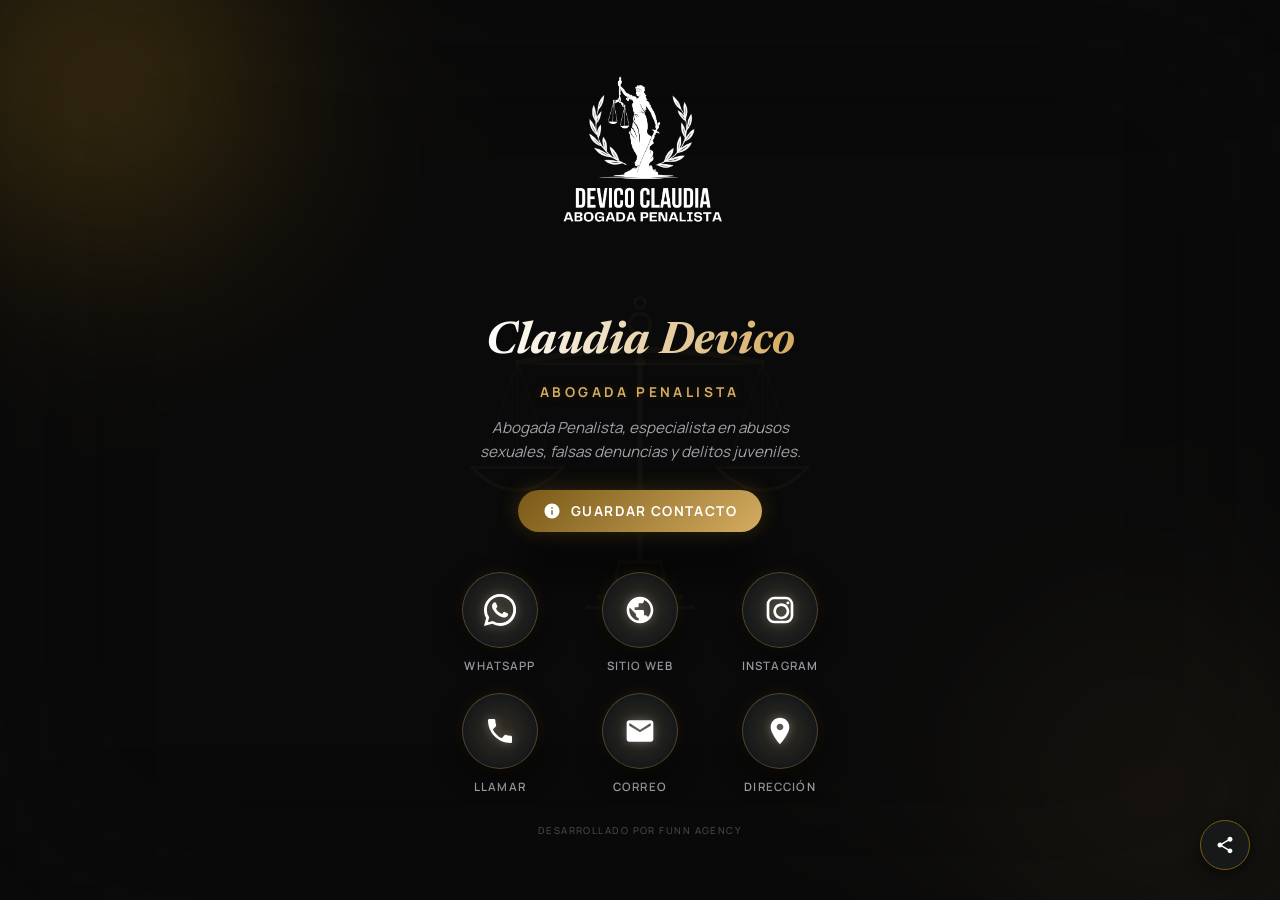
<file: tarjeta-digital/index.html>
<!DOCTYPE html>
<html lang="es">

<head>
    <meta charset="UTF-8">
    <meta name="viewport" content="width=device-width, initial-scale=1.0">
    <title>Dra. Claudia Devico - Tarjeta Digital</title>
    <link
        href="https://fonts.googleapis.com/css2?family=Newsreader:ital,wght@0,400;0,600;0,700;1,600&family=Manrope:wght@300;400;500;700&display=swap"
        rel="stylesheet">
    <style>
        :root {
            --primary: #785916;
            --primary-light: #d4ac61;
            --bg-dark: #0a0a0a;
            --bg-card: rgba(25, 28, 29, 0.85);
            --text-white: #ffffff;
            --text-gray: #a1a1aa;
        }

        * {
            margin: 0;
            padding: 0;
            box-sizing: border-box;
            -webkit-tap-highlight-color: transparent;
        }

        body {
            font-family: 'Manrope', sans-serif;
            background: var(--bg-dark);
            color: var(--text-white);
            min-height: 100vh;
            display: flex;
            flex-direction: column;
            justify-content: flex-start;
            align-items: center;
            overflow-x: hidden;
            overflow-y: auto;
            padding: 40px 20px;
            position: relative;
        }

        /* Watermark */
        .watermark {
            position: fixed;
            top: 50%;
            left: 50%;
            transform: translate(-50%, -50%);
            width: 85%;
            max-width: 420px;
            opacity: 0.04;
            pointer-events: none;
            z-index: -1;
            color: var(--primary-light);
        }

        /* Enhanced Bokeh Background */
        .background-blobs {
            position: fixed;
            top: 0;
            left: 0;
            width: 100%;
            height: 100%;
            z-index: -2;
            filter: blur(100px);
            opacity: 0.6;
            background: var(--bg-dark);
        }

        .blob {
            position: absolute;
            background: var(--primary);
            border-radius: 50%;
            transition: transform 0.2s ease-out;
            animation: move linear infinite;
        }

        .blob-1 {
            width: 400px;
            height: 400px;
            top: -100px;
            left: -100px;
            background: radial-gradient(circle, #785916, transparent);
            animation-duration: 20s;
        }

        .blob-2 {
            width: 500px;
            height: 500px;
            bottom: -150px;
            right: -150px;
            background: radial-gradient(circle, #d4ac6122, transparent);
            animation-duration: 25s;
        }

        @keyframes move {
            0% {
                transform: translate(0, 0) scale(1);
            }

            33% {
                transform: translate(100px, 50px) scale(1.1);
            }

            66% {
                transform: translate(-50px, 100px) scale(0.9);
            }

            100% {
                transform: translate(0, 0) scale(1);
            }
        }

        .card-container {
            width: 100%;
            max-width: 400px;
            text-align: center;
            animation: fadeIn 1.2s ease-out;
            position: relative;
            z-index: 10;
        }

        @keyframes fadeIn {
            from {
                opacity: 0;
                transform: translateY(30px);
            }

            to {
                opacity: 1;
                transform: translateY(0);
            }
        }

        .logo-section {
            margin-bottom: 35px;
        }

        .logo-section img {
            width: 240px;
            height: auto;
            /* Convertir colores oscuros (azul) a blanco para visibilidad */
            filter: brightness(0) invert(1) brightness(1.8) contrast(1.2);
            mix-blend-mode: screen;
            opacity: 1;
        }

        .info-section {
            margin-bottom: 40px;
        }

        /* Signature Reveal Animation */
        .info-section h1 {
            font-family: 'Newsreader', serif;
            font-size: 2.8rem;
            font-style: italic;
            margin-bottom: 8px;
            background: linear-gradient(90deg, #ffffff, #d4ac61, #ffffff);
            background-size: 200% auto;
            -webkit-background-clip: text;
            background-clip: text;
            -webkit-text-fill-color: transparent;
            position: relative;
            display: inline-block;
            mask-image: linear-gradient(90deg, black var(--reveal), transparent var(--reveal));
            -webkit-mask-image: linear-gradient(90deg, black var(--reveal), transparent var(--reveal));
            --reveal: 0%;
            animation: revealSignature 2s ease-out forwards;
        }

        @keyframes revealSignature {
            to {
                --reveal: 100%;
            }
        }

        @property --reveal {
            syntax: '<percentage>';
            initial-value: 0%;
            inherits: false;
        }

        .info-section h1::after {
            content: '';
            position: absolute;
            bottom: -5px;
            left: 15%;
            right: 15%;
            height: 1px;
            background: linear-gradient(to right, transparent, var(--primary-light), transparent);
            box-shadow: 0 0 10px var(--primary-light);
            animation: lineExpand 1.5s ease-out 1s forwards;
            transform: scaleX(0);
        }

        @keyframes lineExpand {
            to {
                transform: scaleX(1);
            }
        }

        .info-section p {
            font-size: 0.85rem;
            text-transform: uppercase;
            letter-spacing: 0.25em;
            color: var(--primary-light);
            font-weight: 700;
            margin-bottom: 15px;
            margin-top: 10px;
            text-shadow: 0 0 10px rgba(120, 89, 22, 0.3);
        }

        .description {
            font-size: 0.95rem;
            line-height: 1.6;
            color: var(--text-gray);
            max-width: 340px;
            margin: 0 auto;
            font-weight: 400;
            font-style: italic;
            margin-bottom: 25px;
        }

        /* vCard Button */
        .vcard-btn {
            background: linear-gradient(135deg, var(--primary), var(--primary-light));
            color: white;
            border: none;
            padding: 12px 25px;
            border-radius: 30px;
            font-family: 'Manrope', sans-serif;
            font-weight: 700;
            font-size: 0.85rem;
            letter-spacing: 0.1em;
            text-transform: uppercase;
            cursor: pointer;
            box-shadow: 0 50px 30px rgba(0, 0, 0, 0.4), 0 0 20px rgba(120, 89, 22, 0.4);
            display: inline-flex;
            align-items: center;
            gap: 10px;
            transition: all 0.3s ease;
        }

        .vcard-btn:hover {
            transform: translateY(-3px);
            box-shadow: 0 5px 25px rgba(120, 89, 22, 0.6);
        }

        .vcard-btn svg {
            width: 18px;
            height: 18px;
            fill: white;
        }

        .links-grid {
            display: grid;
            grid-template-columns: repeat(3, 1fr);
            gap: 20px;
            margin-bottom: 30px;
            width: 100%;
            margin-top: 40px;
        }

        .link-item {
            text-decoration: none;
            color: var(--text-white);
            display: flex;
            flex-direction: column;
            align-items: center;
            gap: 10px;
            transition: transform 0.3s cubic-bezier(0.175, 0.885, 0.32, 1.275);
        }

        .link-item:active {
            transform: scale(0.9);
        }

        .icon-wrapper {
            width: 76px;
            height: 76px;
            background: var(--bg-card);
            border: 1px solid rgba(212, 172, 97, 0.3);
            border-radius: 50%;
            display: center;
            justify-content: center;
            align-items: center;
            backdrop-filter: blur(15px);
            box-shadow: 0 10px 25px rgba(0, 0, 0, 0.6),
                0 0 15px rgba(120, 89, 22, 0.2);
            position: relative;
            overflow: hidden;
            display: flex;
        }

        .icon-wrapper::before {
            content: '';
            position: absolute;
            top: 0;
            left: 0;
            right: 0;
            bottom: 0;
            border-radius: 50%;
            background: radial-gradient(circle, var(--primary-light) 0%, transparent 70%);
            opacity: 0.15;
            animation: pulse 2.5s infinite;
        }

        @keyframes pulse {
            0% {
                transform: scale(0.8);
                opacity: 0.1;
            }

            50% {
                transform: scale(1.15);
                opacity: 0.3;
            }

            100% {
                transform: scale(0.8);
                opacity: 0.1;
            }
        }

        .icon-wrapper svg {
            width: 32px;
            height: 32px;
            fill: var(--text-white);
            filter: drop-shadow(0 0 5px rgba(255, 255, 255, 0.3));
            z-index: 2;
        }

        .link-label {
            font-size: 0.72rem;
            font-weight: 600;
            color: var(--text-gray);
            letter-spacing: 0.1em;
            text-transform: uppercase;
        }

        .footer {
            margin-top: 30px;
            padding-bottom: 20px;
            font-size: 0.6rem;
            color: var(--text-gray);
            opacity: 0.4;
            letter-spacing: 0.15em;
            text-transform: uppercase;
            font-weight: 500;
        }

        /* Floating Share Button */
        .share-btn {
            position: fixed;
            bottom: 30px;
            right: 30px;
            width: 50px;
            height: 50px;
            background: var(--bg-card);
            border: 1px solid var(--primary);
            border-radius: 50%;
            display: flex;
            justify-content: center;
            align-items: center;
            cursor: pointer;
            backdrop-filter: blur(10px);
            box-shadow: 0 5px 15px rgba(0, 0, 0, 0.5);
            z-index: 100;
            transition: all 0.3s ease;
        }

        .share-btn:hover {
            transform: rotate(-15deg) scale(1.1);
            background: var(--primary);
        }

        .share-btn svg {
            width: 20px;
            height: 20px;
            fill: var(--text-white);
        }

        @media print {
            body {
                background: #000 !important;
            }

            .background-blobs,
            .share-btn,
            .vcard-btn {
                display: none;
            }

            .card-container {
                transform: none !important;
            }

            .footer {
                opacity: 1;
                color: #444;
            }
        }
    </style>
</head>

<body>
    <div class="background-blobs">
        <div class="blob blob-1" id="blob1"></div>
        <div class="blob blob-2" id="blob2"></div>
    </div>

    <svg class="watermark" viewBox="0 0 120 120" xmlns="http://www.w3.org/2000/svg">
        <!-- Stand Base -->
        <path d="M 45 105 L 75 105" stroke="currentColor" stroke-width="1" stroke-linecap="round" fill="none" />
        <path d="M 48 102 L 72 102" stroke="currentColor" stroke-width="1" stroke-linecap="round" fill="none" />
        <path d="M 52 102 L 54 92 L 66 92 L 68 102 Z" fill="none" stroke="currentColor" stroke-width="1" />
        <!-- Main Column -->
        <line x1="60" y1="92" x2="60" y2="28" stroke="currentColor" stroke-width="1.5" />
        <circle cx="60" cy="24" r="3" fill="none" stroke="currentColor" stroke-width="1" />
        <circle cx="60" cy="18" r="1.5" fill="none" stroke="currentColor" stroke-width="1" />
        <!-- Crossbeam (curved, classical) -->
        <path d="M 25 35 Q 60 28 95 35" stroke="currentColor" stroke-width="1.5" fill="none" stroke-linecap="round" />
        <!-- Left scale pans and chains -->
        <!-- Chains -->
        <line x1="25" y1="35" x2="15" y2="65" stroke="currentColor" stroke-width="0.5" opacity="0.7" />
        <line x1="25" y1="35" x2="35" y2="65" stroke="currentColor" stroke-width="0.5" opacity="0.7" />
        <line x1="25" y1="35" x2="25" y2="65" stroke="currentColor" stroke-width="0.5" opacity="0.7" />
        <!-- Left Pan -->
        <path d="M 12 65 Q 25 78 38 65" stroke="currentColor" stroke-width="1" fill="none" stroke-linecap="round" />
        <line x1="12" y1="65" x2="38" y2="65" stroke="currentColor" stroke-width="0.75" />
        <!-- Right scale pans and chains -->
        <!-- Chains -->
        <line x1="95" y1="35" x2="85" y2="65" stroke="currentColor" stroke-width="0.5" opacity="0.7" />
        <line x1="95" y1="35" x2="105" y2="65" stroke="currentColor" stroke-width="0.5" opacity="0.7" />
        <line x1="95" y1="35" x2="95" y2="65" stroke="currentColor" stroke-width="0.5" opacity="0.7" />
        <!-- Right Pan -->
        <path d="M 82 65 Q 95 78 108 65" stroke="currentColor" stroke-width="1" fill="none" stroke-linecap="round" />
        <line x1="82" y1="65" x2="108" y2="65" stroke="currentColor" stroke-width="0.75" />
        <!-- Decorative details on crossbeam joint -->
        <path d="M 55 31 L 65 31" stroke="currentColor" stroke-width="1" />
        <circle cx="60" cy="35" r="1.5" fill="currentColor" />
    </svg>

    <div class="card-container">
        <div class="logo-section">
            <img src="../devico andrea trasnp.png" alt="Logo Claudia Devico">
        </div>

        <div class="info-section">
            <h1 id="userName">Claudia Devico</h1>
            <p>Abogada Penalista</p>
            <div class="description">
                Abogada Penalista, especialista en abusos sexuales, falsas denuncias y delitos juveniles.
            </div>
            <button class="vcard-btn" onclick="downloadVCard()">
                <svg viewBox="0 0 24 24">
                    <path
                        d="M12 2C6.48 2 2 6.48 2 12s4.48 10 10 10 10-4.48 10-10S17.52 2 12 2zm1 15h-2v-6h2v6zm0-8h-2V7h2v2z" />
                </svg>
                Guardar Contacto
            </button>
        </div>

        <div class="links-grid">
            <a href="https://wa.me/5493571578237" class="link-item">
                <div class="icon-wrapper"><svg viewBox="0 0 24 24">
                        <path
                            d="M17.472 14.382c-.297-.149-1.758-.867-2.03-.967-.273-.099-.471-.148-.67.15-.197.297-.767.966-.94 1.164-.173.199-.347.223-.644.075-.297-.15-1.255-.463-2.39-1.475-.883-.788-1.48-1.761-1.653-2.059-.173-.297-.018-.458.13-.606.134-.133.298-.347.446-.52.149-.174.198-.298.298-.497.099-.198.05-.371-.025-.52-.075-.149-.669-1.612-.916-2.207-.242-.579-.487-.5-.669-.51-.173-.008-.371-.01-.57-.01-.198 0-.52.074-.792.372-.272.297-1.04 1.016-1.04 2.479 0 1.462 1.065 2.875 1.213 3.074.149.198 2.096 3.2 5.077 4.487.709.306 1.262.489 1.694.625.712.227 1.36.195 1.871.118.571-.085 1.758-.719 2.006-1.413.248-.694.248-1.289.173-1.413-.074-.124-.272-.198-.57-.347m-5.421 7.403h-.004a9.87 9.87 0 01-5.031-1.378l-.361-.214-3.741.982.998-3.648-.235-.374a9.86 9.86 0 01-1.51-5.26c.001-5.45 4.436-9.884 9.888-9.884 2.64 0 5.122 1.03 6.988 2.898a9.825 9.825 0 012.893 6.994c-.003 5.45-4.437 9.884-9.885 9.884m8.413-18.297A11.815 11.815 0 0012.05 0C5.414 0 0 5.414 0 12.05c0 2.123.553 4.197 1.603 6.013L0 24l6.135-1.61a11.811 11.811 0 005.912 1.57h.005c6.632 0 12.046-5.414 12.046-12.05 0-3.212-1.25-6.232-3.52-8.502" />
                    </svg></div>
                <span class="link-label">WhatsApp</span>
            </a>
            <a href="https://abogadadevico.com/" class="link-item">
                <div class="icon-wrapper"><svg viewBox="0 0 24 24">
                        <path
                            d="M12 2C6.47 2 2 6.47 2 12s4.47 10 10 10 10-4.47 10-10S17.53 2 12 2zm-1 17.93c-3.95-.49-7-3.85-7-7.93 0-.62.08-1.21.21-1.79L9 15v1c0 1.1.9 2 2 2v1.93zm6.9-2.54c-.26-.81-1-1.39-1.9-1.39h-1v-3c0-.55-.45-1-1-1H8v-2h2c.55 0 1-.45 1-1V7h2c1.1 0 2-.9 2-2v-.41c2.93 1.19 5 4.06 5 7.41 0 2.08-.8 3.97-2.1 5.39z" />
                    </svg></div>
                <span class="link-label">Sitio Web</span>
            </a>
            <a href="https://www.instagram.com/abogadaclaudiadevico/" class="link-item">
                <div class="icon-wrapper"><svg viewBox="0 0 24 24">
                        <path
                            d="M7.8 2h8.4C19.4 2 22 4.6 22 7.8v8.4a5.8 5.8 0 0 1-5.8 5.8H7.8C4.6 22 2 19.4 2 16.2V7.8A5.8 5.8 0 0 1 7.8 2m-.2 2A3.6 3.6 0 0 0 4 7.6v8.8A3.6 3.6 0 0 0 7.6 20h8.8a3.6 3.6 0 0 0 3.6-3.6V7.6A3.6 3.6 0 0 0 16.4 4H7.6m5.4 3c3.3 0 6 2.7 6 6s-2.7 6-6 6-6-2.7-6-6 2.7-6 6-6m0 2a4 4 0 0 0-4 4 4 4 0 0 0 4 4 4 4 0 0 0 4-4 4 4 0 0 0-4-4m4.9-3.3c.6 0 1.1.5 1.1 1.1 0 .6-.5 1.1-1.1 1.1-.6 0-1.1-.5-1.1-1.1 0-.6.5-1.1 1.1-1.1z" />
                    </svg></div>
                <span class="link-label">Instagram</span>
            </a>
            <a href="tel:+5493571578237" class="link-item">
                <div class="icon-wrapper"><svg viewBox="0 0 24 24">
                        <path
                            d="M6.62 10.79c1.44 2.82 3.76 5.14 6.59 6.59l2.2-2.2c.27-.27.67-.36 1.02-.24 1.12.37 2.33.57 3.57.57.55 0 1 .45 1 1V20c0 .55-.45 1-1 1-9.39 0-17-7.61-17-17 0-.55.45-1 1-1h3.5c.55 0 1 .45 1 1 0 1.25.2 2.45.57 3.57.11.35.03.74-.25 1.02l-2.2 2.2z" />
                    </svg></div>
                <span class="link-label">Llamar</span>
            </a>
            <a href="mailto:contacto@abogadadevico.com" class="link-item">
                <div class="icon-wrapper"><svg viewBox="0 0 24 24">
                        <path
                            d="M20 4H4c-1.1 0-2 .9-2 2v12c0 1.1.9 2 2 2h16c1.1 0 2-.9 2-2V6c0-1.1-.9-2-2-2zm0 4l-8 5-8-5V6l8 5 8-5v2z" />
                    </svg></div>
                <span class="link-label">Correo</span>
            </a>
            <a href="https://maps.google.com/?q=Rio+Tercero,+Cordoba,+Argentina" class="link-item">
                <div class="icon-wrapper"><svg viewBox="0 0 24 24">
                        <path
                            d="M12 2C8.13 2 5 5.13 5 9c0 5.25 7 13 7 13s7-7.75 7-13c0-3.87-3.13-7-7-7zm0 9.5c-1.38 0-2.5-1.12-2.5-2.5s1.12-2.5 2.5-2.5 2.5 1.12 2.5 2.5-1.12 2.5-2.5 2.5z" />
                    </svg></div>
                <span class="link-label">Dirección</span>
            </a>
        </div>

        <div class="footer">Desarrollado por FUNN Agency</div>
    </div>

    <div class="share-btn" onclick="shareCard()">
        <svg viewBox="0 0 24 24">
            <path
                d="M18 16.08c-.76 0-1.44.3-1.96.77L8.91 12.7c.05-.23.09-.46.09-.7s-.04-.47-.09-.7l7.05-4.11c.54.5 1.25.81 2.04.81 1.66 0 3-1.34 3-3s-1.34-3-3-3-3 1.34-3 3c0 .24.04.47.09.7L8.04 9.81C7.5 9.31 6.79 9 6 9c-1.66 0-3 1.34-3 3s1.34 3 3 3c.79 0 1.5-.31 2.04-.81l7.12 4.16c-.05.21-.08.43-.08.65 0 1.61 1.31 2.92 2.92 2.92s2.92-1.31 2.92-2.92c0-1.61-1.31-2.92-2.92-2.92z" />
        </svg>
    </div>

    <script>
        // vCard Download
        function downloadVCard() {
            const vcard = `BEGIN:VCARD
VERSION:3.0
FN:Dra. Claudia Devico
ORG:Estudio Jurídico Devico
TITLE:Abogada Penalista
TEL;TYPE=CELL,VOICE:+5493571578237
EMAIL;TYPE=PREF,INTERNET:contacto@abogadadevico.com
URL:https://abogadadevico.com/
ADR;TYPE=WORK,POSTAL,PARCEL:;;Río Tercero;Cordoba;;5850;Argentina
END:VCARD`;
            const blob = new Blob([vcard], { type: 'text/vcard' });
            const url = window.URL.createObjectURL(blob);
            const a = document.createElement('a');
            a.href = url;
            a.download = 'Claudia_Devico.vcf';
            document.body.appendChild(a);
            a.click();
            window.URL.revokeObjectURL(url);
            document.body.removeChild(a);
        }

        // Parallax Effect
        window.addEventListener('deviceorientation', (event) => {
            const x = event.beta;  // In degree in range [-180,180]
            const y = event.gamma; // In degree in range [-90,90]

            const b1 = document.getElementById('blob1');
            const b2 = document.getElementById('blob2');

            const moveX = y / 2;
            const moveY = (x - 45) / 2; // Subtracting 45 assuming a normal holding angle

            b1.style.transform = `translate(${moveX}px, ${moveY}px)`;
            b2.style.transform = `translate(${-moveX}px, ${-moveY}px)`;
        });

        // Share API
        async function shareCard() {
            const shareData = {
                title: 'Dra. Claudia Devico - Tarjeta Digital',
                text: 'Contacto profesional - Abogada Penalista',
                url: window.location.href
            };

            try {
                if (navigator.share) {
                    await navigator.share(shareData);
                } else {
                    // Fallback to copy URL
                    await navigator.clipboard.writeText(window.location.href);
                    alert('Enlace copiado al portapapeles');
                }
            } catch (err) {
                console.log('Error sharing:', err);
            }
        }
    </script>
</body>

</html>
</file>
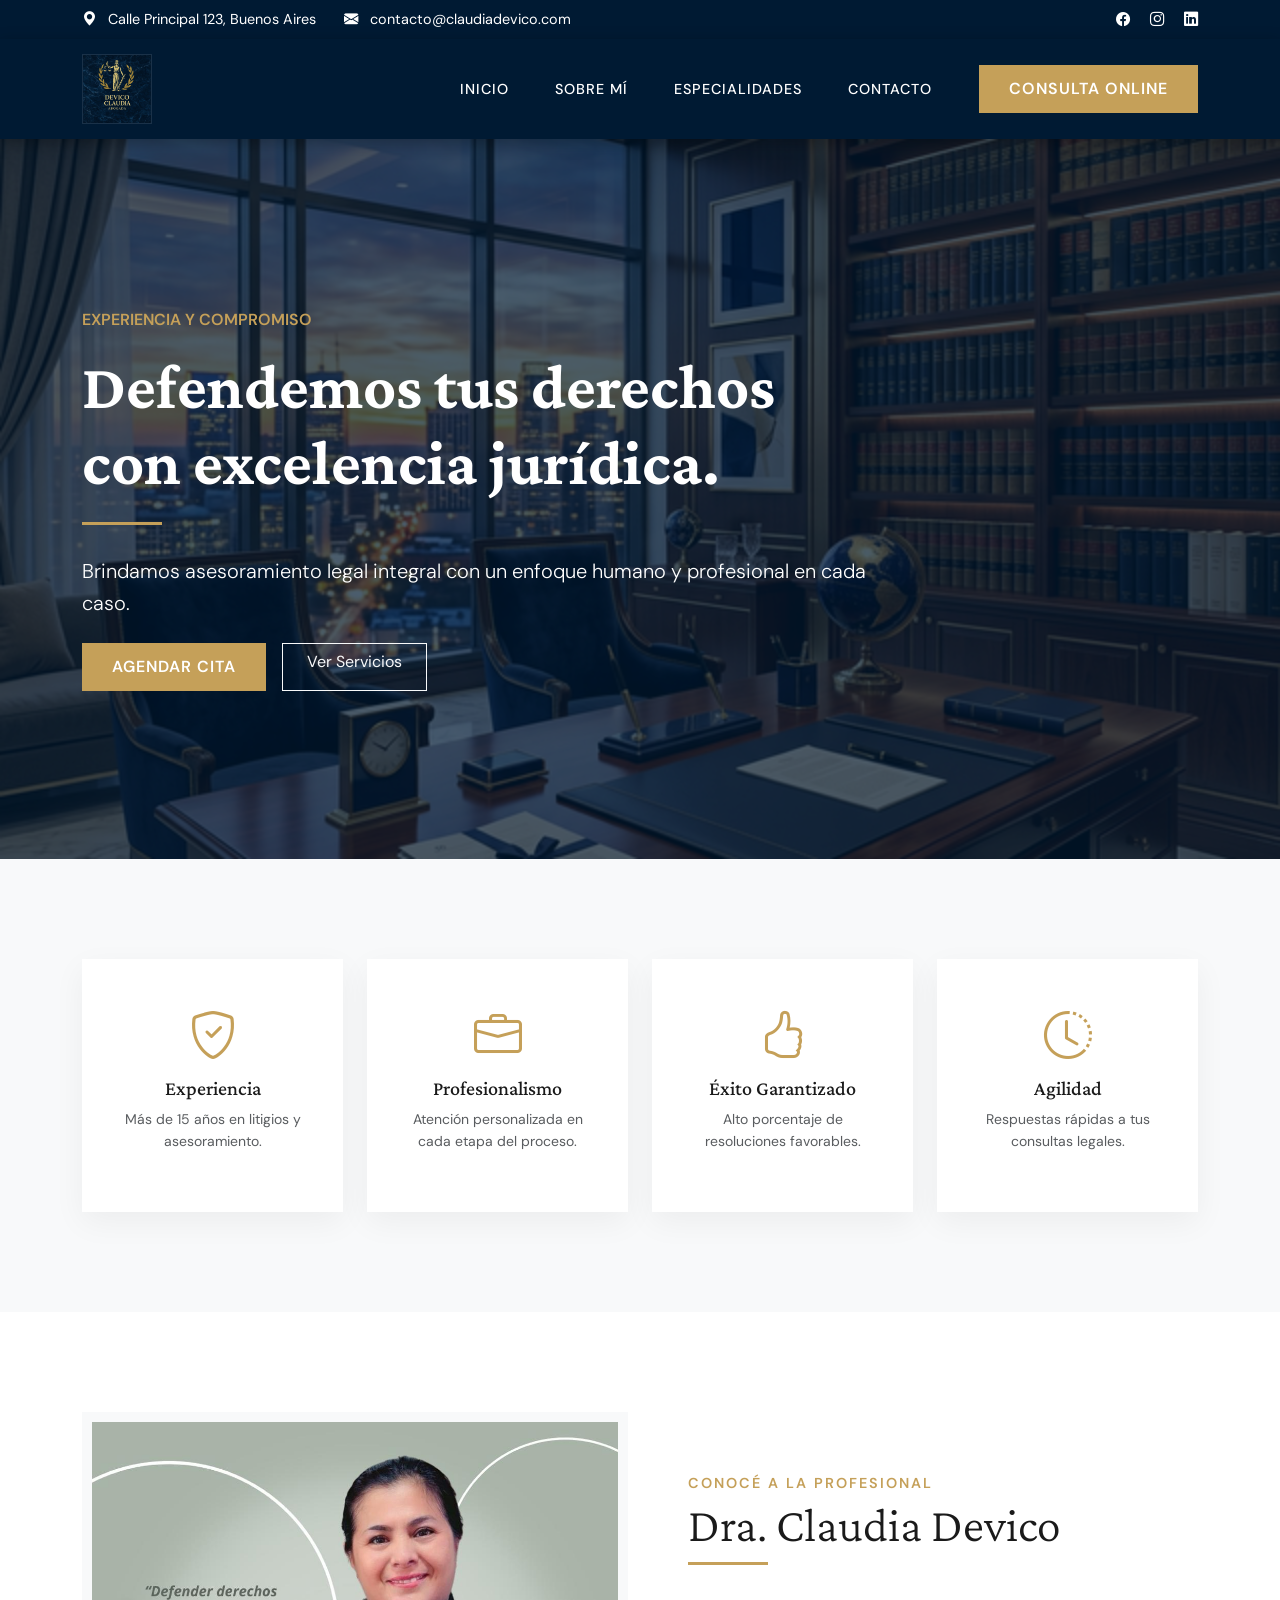
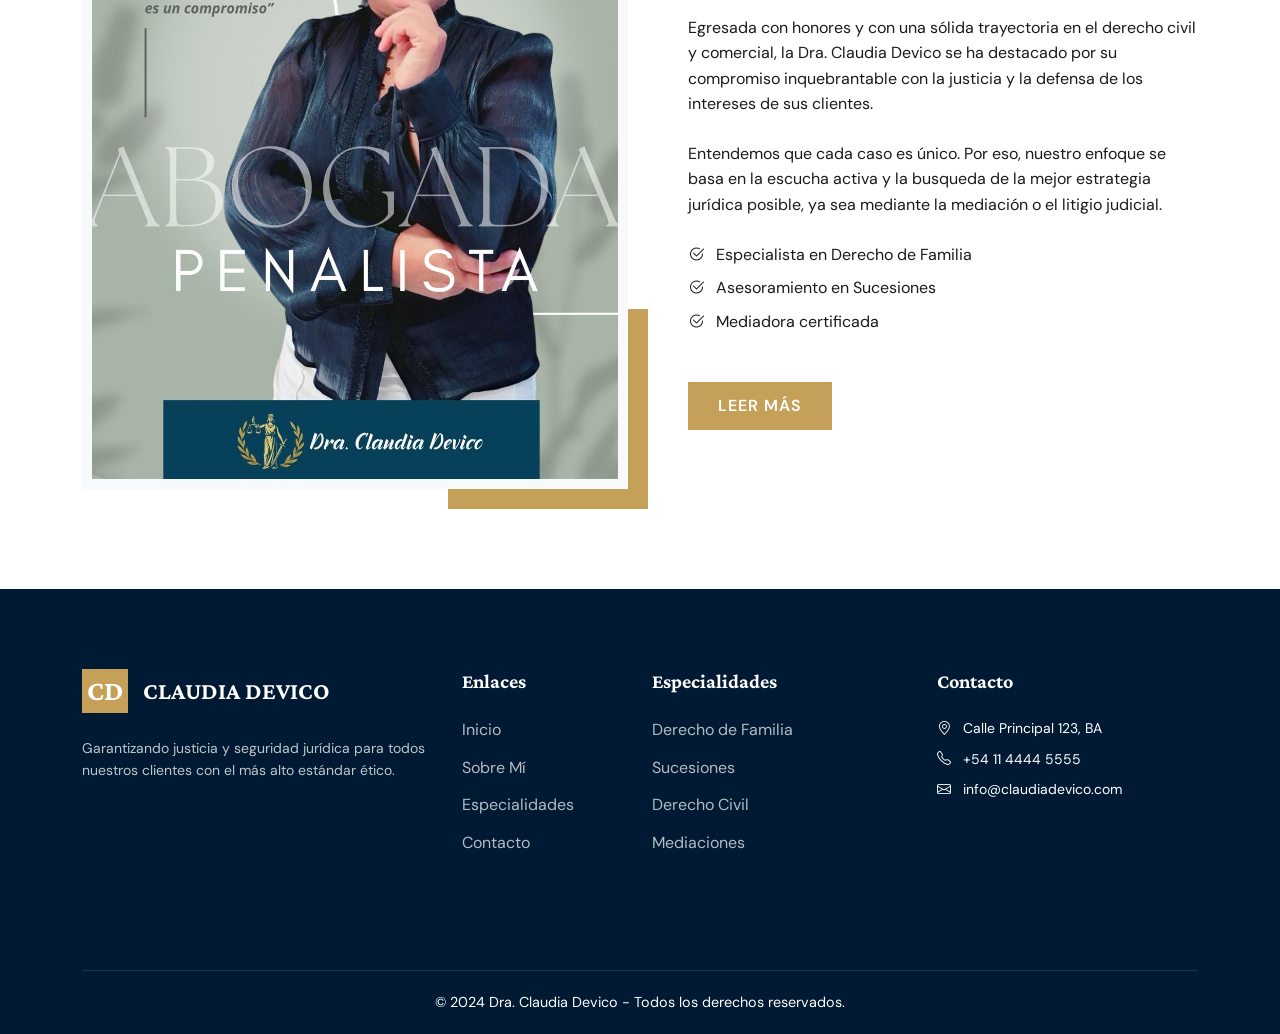
<file: lawgist_main_file/site/index.html>
<!DOCTYPE html>
<html lang="es">
<head>
    <meta charset="UTF-8">
    <meta name="viewport" content="width=device-width, initial-scale=1.0">
    <title>Claudia Devico | Abogada</title>
    <!-- Fonts -->
    <link href="https://fonts.googleapis.com/css2?family=Crimson+Pro:wght@400;600;700&family=DM+Sans:wght@400;500;700&display=swap" rel="stylesheet">
    <!-- Bootstrap 5 -->
    <link href="https://cdn.jsdelivr.net/npm/bootstrap@5.3.0/dist/css/bootstrap.min.css" rel="stylesheet">
    <!-- Bootstrap Icons -->
    <link rel="stylesheet" href="https://cdn.jsdelivr.net/npm/bootstrap-icons@1.11.0/font/bootstrap-icons.css">
    <!-- Custom Style -->
    <link rel="stylesheet" href="styles.css">
</head>
<body>

    <!-- Top Bar -->
    <div class="top-bar d-none d-lg-block">
        <div class="container d-flex justify-content-between">
            <div>
                <i class="bi bi-geo-alt-fill me-2"></i> Calle Principal 123, Buenos Aires
                <i class="bi bi-envelope-fill ms-4 me-2"></i> contacto@claudiadevico.com
            </div>
            <div>
                <i class="bi bi-facebook ms-3"></i>
                <i class="bi bi-instagram ms-3"></i>
                <i class="bi bi-linkedin ms-3"></i>
            </div>
        </div>
    </div>

    <!-- Navigation -->
    <nav class="navbar navbar-expand-lg sticky-top bg-white">
        <div class="container">
            <a class="navbar-brand" href="#">
                <img src="assets/logo.jpg" alt="Logo Claudia Devico" class="img-fluid">
            </a>
            <button class="navbar-toggler" type="button" data-bs-toggle="collapse" data-bs-target="#navbarNav">
                <span class="navbar-toggler-icon"></span>
            </button>
            <div class="collapse navbar-collapse" id="navbarNav">
                <ul class="navbar-nav ms-auto align-items-center">
                    <li class="nav-item"><a class="nav-link" href="#">Inicio</a></li>
                    <li class="nav-item"><a class="nav-link" href="#nosotros">Sobre Mí</a></li>
                    <li class="nav-item"><a class="nav-link" href="#especialidades">Especialidades</a></li>
                    <li class="nav-item"><a class="nav-link" href="#contacto">Contacto</a></li>
                    <li class="nav-item ms-lg-4">
                        <a href="#" class="btn btn-gold">Consulta Online</a>
                    </li>
                </ul>
            </div>
        </div>
    </nav>

    <!-- Hero Section -->
    <header class="hero">
        <div class="container">
            <div class="hero-content">
                <span class="text-uppercase tracking-widest mb-3 d-block" style="color: var(--secondary-color); font-weight: 600;">Experiencia y Compromiso</span>
                <h1>Defendemos tus derechos con excelencia jur&iacute;dica.</h1>
                <div class="gold-line"></div>
                <p class="lead mb-4">Brindamos asesoramiento legal integral con un enfoque humano y profesional en cada caso.</p>
                <div class="d-flex gap-3">
                    <a href="#contacto" class="btn btn-gold">Agendar Cita</a>
                    <a href="#especialidades" class="btn btn-outline-light rounded-0 px-4">Ver Servicios</a>
                </div>
            </div>
        </div>
    </header>

    <!-- Features Section -->
    <section class="section-padding bg-light">
        <div class="container">
            <div class="row g-4">
                <div class="col-md-3">
                    <div class="feature-box text-center">
                        <i class="bi bi-shield-check"></i>
                        <h4 class="h5">Experiencia</h4>
                        <p class="small text-muted">M&aacute;s de 15 a&ntilde;os en litigios y asesoramiento.</p>
                    </div>
                </div>
                <div class="col-md-3">
                    <div class="feature-box text-center">
                        <i class="bi bi-briefcase"></i>
                        <h4 class="h5">Profesionalismo</h4>
                        <p class="small text-muted">Atenci&oacute;n personalizada en cada etapa del proceso.</p>
                    </div>
                </div>
                <div class="col-md-3">
                    <div class="feature-box text-center">
                        <i class="bi bi-hand-thumbs-up"></i>
                        <h4 class="h5">&Eacute;xito Garantizado</h4>
                        <p class="small text-muted">Alto porcentaje de resoluciones favorables.</p>
                    </div>
                </div>
                <div class="col-md-3">
                    <div class="feature-box text-center">
                        <i class="bi bi-clock-history"></i>
                        <h4 class="h5">Agilidad</h4>
                        <p class="small text-muted">Respuestas r&aacute;pidas a tus consultas legales.</p>
                    </div>
                </div>
            </div>
        </div>
    </section>

    <!-- About Section -->
    <section id="nosotros" class="section-padding">
        <div class="container">
            <div class="row align-items-center">
                <div class="col-lg-6 mb-5 mb-lg-0">
                    <div class="about-img">
                        <img src="assets/about.png" alt="Claudia Devico" class="img-fluid w-100">
                    </div>
                </div>
                <div class="col-lg-6 ps-lg-5">
                    <div class="section-title">
                        <span>Conoc&eacute; a la Profesional</span>
                        <h2 class="display-5">Dra. Claudia Devico</h2>
                        <div class="gold-line"></div>
                    </div>
                    <p class="mb-4">Egresada con honores y con una s&oacute;lida trayectoria en el derecho civil y comercial, la Dra. Claudia Devico se ha destacado por su compromiso inquebrantable con la justicia y la defensa de los intereses de sus clientes.</p>
                    <p class="mb-4">Entendemos que cada caso es &uacute;nico. Por eso, nuestro enfoque se basa en la escucha activa y la busqueda de la mejor estrategia jur&iacute;dica posible, ya sea mediante la mediaci&oacute;n o el litigio judicial.</p>
                    <ul class="list-unstyled mb-5">
                        <li class="mb-2"><i class="bi bi-check2-circle text-gold me-2"></i> Especialista en Derecho de Familia</li>
                        <li class="mb-2"><i class="bi bi-check2-circle text-gold me-2"></i> Asesoramiento en Sucesiones</li>
                        <li class="mb-2"><i class="bi bi-check2-circle text-gold me-2"></i> Mediadora certificada</li>
                    </ul>
                    <a href="#" class="btn btn-gold">Leer m&aacute;s</a>
                </div>
            </div>
        </div>
    </section>

    <!-- Footer -->
    <footer>
        <div class="container">
            <div class="row">
                <div class="col-lg-4 mb-5">
                    <div class="d-flex align-items-center mb-4 text-white">
                        <div style="background-color: var(--secondary-color); padding: 5px; margin-right: 15px;">
                            <span class="text-white h3 m-0 serif">CD</span>
                        </div>
                        <h4 class="serif m-0">CLAUDIA DEVICO</h4>
                    </div>
                    <p class="small opacity-75">Garantizando justicia y seguridad jur&iacute;dica para todos nuestros clientes con el m&aacute;s alto estándar ético.</p>
                </div>
                <div class="col-lg-2 col-md-4 mb-5">
                    <h5 class="serif mb-4">Enlaces</h5>
                    <ul class="list-unstyled footer-links">
                        <li><a href="#">Inicio</a></li>
                        <li><a href="#">Sobre Mí</a></li>
                        <li><a href="#">Especialidades</a></li>
                        <li><a href="#">Contacto</a></li>
                    </ul>
                </div>
                <div class="col-lg-3 col-md-4 mb-5">
                    <h5 class="serif mb-4">Especialidades</h5>
                    <ul class="list-unstyled footer-links">
                        <li><a href="#">Derecho de Familia</a></li>
                        <li><a href="#">Sucesiones</a></li>
                        <li><a href="#">Derecho Civil</a></li>
                        <li><a href="#">Mediaciones</a></li>
                    </ul>
                </div>
                <div class="col-lg-3 col-md-4 mb-5">
                    <h5 class="serif mb-4">Contacto</h5>
                    <p class="small mb-2"><i class="bi bi-geo-alt me-2"></i> Calle Principal 123, BA</p>
                    <p class="small mb-2"><i class="bi bi-telephone me-2"></i> +54 11 4444 5555</p>
                    <p class="small"><i class="bi bi-envelope me-2"></i> info@claudiadevico.com</p>
                </div>
            </div>
            <div class="copyright text-center">
                <p class="mb-0">&copy; 2024 Dra. Claudia Devico - Todos los derechos reservados.</p>
            </div>
        </div>
    </footer>

    <!-- Bootstrap JS -->
    <script src="https://cdn.jsdelivr.net/npm/bootstrap@5.3.0/dist/js/bootstrap.bundle.min.js"></script>
</body>
</html>
</file>
<file: lawgist_main_file/site/styles.css>
:root {
    --primary-color: #001A33; /* Deep Midnight Blue from logo */
    --secondary-color: #C5A059; /* Metallic Gold from logo */
    --accent-color: #D4AF37; /* Brighter accent gold */
    --text-dark: #1A1A1A;
    --text-light: #666666;
    --white: #FFFFFF;
    --off-white: #F8F9FA;
    --navbar-bg: #001A33; /* Dark background for navbar since logo is dark */
    --marble-gradient: linear-gradient(135deg, #001A33 0%, #003366 100%);
    --font-heading: 'Crimson Pro', serif;
    --font-body: 'DM Sans', sans-serif;
}

body {
    font-family: var(--font-body);
    color: var(--text-dark);
    line-height: 1.6;
    overflow-x: hidden;
}

h1, h2, h3, h4, .serif {
    font-family: var(--font-heading);
    font-weight: 700;
}

/* Header & Navigation */
.top-bar {
    background-color: var(--primary-color);
    color: var(--white);
    padding: 8px 0;
    font-size: 0.9rem;
}

.navbar {
    background-color: var(--navbar-bg) !important;
    padding: 10px 0;
    box-shadow: 0 4px 15px rgba(0,0,0,0.3);
}

.navbar-brand img {
    height: 70px;
    border: 1px solid rgba(255,255,255,0.1);
}

.nav-link {
    color: var(--white) !important;
    font-weight: 500;
    margin: 0 15px;
    transition: color 0.3s;
    text-transform: uppercase;
    font-size: 0.9rem;
    letter-spacing: 1px;
}

.nav-link:hover {
    color: var(--secondary-color) !important;
}

/* Hero Section */
.hero {
    position: relative;
    height: 80vh;
    min-height: 600px;
    background: url('assets/hero.png') center/cover no-repeat;
    display: flex;
    align-items: center;
    color: var(--white);
}

.hero::before {
    content: '';
    position: absolute;
    top: 0;
    left: 0;
    width: 100%;
    height: 100%;
    background: rgba(0, 26, 51, 0.7); /* Overlay primary color */
}

.hero-content {
    position: relative;
    z-index: 1;
    max-width: 800px;
}

.hero h1 {
    font-size: 4rem;
    margin-bottom: 20px;
    line-height: 1.2;
}

.gold-line {
    width: 80px;
    height: 3px;
    background-color: var(--secondary-color);
    margin-bottom: 30px;
}

/* Buttons */
.btn-gold {
    background-color: var(--secondary-color);
    color: var(--white);
    padding: 12px 30px;
    border-radius: 0;
    font-weight: 600;
    text-transform: uppercase;
    letter-spacing: 1px;
    transition: all 0.3s;
    border: none;
}

.btn-gold:hover {
    background-color: var(--primary-color);
    color: var(--secondary-color);
    transform: translateY(-3px);
}

/* Sections */
.section-padding {
    padding: 100px 0;
}

.section-title {
    margin-bottom: 50px;
}

.section-title span {
    color: var(--secondary-color);
    text-transform: uppercase;
    font-weight: 600;
    letter-spacing: 2px;
    font-size: 0.9rem;
}

/* Features/Stats Boxes */
.feature-box {
    padding: 40px;
    background: var(--white);
    border-bottom: 3px solid transparent;
    transition: all 0.3s;
    height: 100%;
    box-shadow: 0 10px 30px rgba(0,0,0,0.05);
}

.feature-box:hover {
    border-bottom-color: var(--secondary-color);
    transform: translateY(-10px);
}

.feature-box i {
    font-size: 3rem;
    color: var(--secondary-color);
    margin-bottom: 20px;
}

/* About Section */
.about-img {
    position: relative;
    border: 10px solid var(--off-white);
}

.about-img::after {
    content: '';
    position: absolute;
    bottom: -30px;
    right: -30px;
    width: 200px;
    height: 200px;
    background-color: var(--secondary-color);
    z-index: -1;
}

/* Practice Areas */
.practice-card {
    position: relative;
    overflow: hidden;
    margin-bottom: 30px;
}

.practice-card img {
    transition: transform 0.5s;
}

.practice-card:hover img {
    transform: scale(1.1);
}

.practice-overlay {
    position: absolute;
    bottom: 0;
    left: 0;
    width: 100%;
    padding: 30px;
    background: linear-gradient(to top, var(--primary-color), transparent);
    color: var(--white);
}

/* Footer */
footer {
    background-color: var(--primary-color);
    color: var(--white);
    padding: 80px 0 20px;
}

.footer-logo {
    height: 80px;
    margin-bottom: 30px;
}

.footer-links li {
    margin-bottom: 12px;
}

.footer-links a {
    color: rgba(255,255,255,0.7);
    text-decoration: none;
    transition: color 0.3s;
}

.footer-links a:hover {
    color: var(--secondary-color);
}

.copyright {
    margin-top: 50px;
    padding-top: 20px;
    border-top: 1px solid rgba(255,255,255,0.1);
    font-size: 0.9rem;
}
</file>
